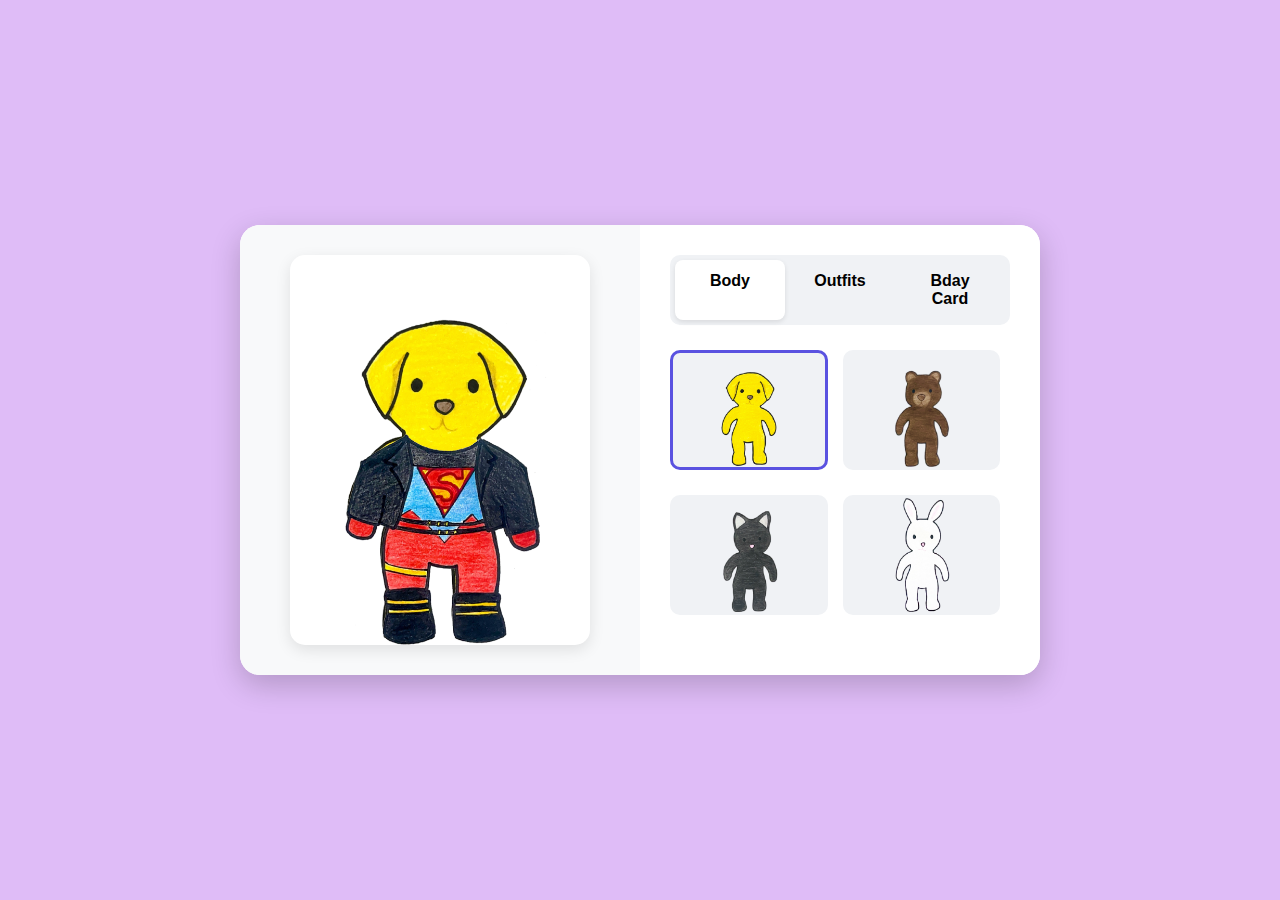
<file: index.html>
<!DOCTYPE html>
<html lang="en">

<head>
    <meta charset="UTF-8">
    <meta name="viewport" content="width=device-width, initial-scale=1.0">
    <title>happy birthday!</title>
    <link rel="stylesheet" href="https://cdnjs.cloudflare.com/ajax/libs/font-awesome/6.4.0/css/all.min.css">
    <link rel="stylesheet" href="css/style.css">
</head>

<body>
    <div class="container">
        <div class="display-area">
            <!-- <h2>idk maybe nothing here</h2> -->
            <div class="character-display">
                <div class="character-base">
                    <div class="body-layer" id="body-display"></div>
                    <div class="outfit-layer" id="outfit-display"></div>
                </div>
            </div>
        </div>

        <div class="selection-area">
            <div class="tabs">
                <div class="tab active" data-tab="body">Body</div>
                <div class="tab" data-tab="outfit">Outfits</div>
                <div class="tab" data-tab="card">Bday Card</div>
            </div>

            <!-- Body Tab Content -->
            <div class="tab-content active" id="body-content">
                <!-- <h3 class="section-title">Body Options</h3> -->
                <div class="options-grid" id="body-options">
                    <!-- Body options will be populated by JavaScript -->
                </div>
            </div>

            <!-- Outfit Tab Content -->
            <div class="tab-content" id="outfit-content">
                <!-- <h3 class="section-title">Outfit Options</h3> -->
                <div class="options-grid" id="outfit-options">
                    <!-- Outfit options will be populated by JavaScript -->
                </div>
            </div>

            <!-- Birthday Card Tab Content -->
            <div class="tab-content" id="card-content">
                <div class="birthday-content">
                    <div class="birthday-icon">
                        <i class="fas fa-birthday-cake"></i>
                    </div>
                    <p class="birthday-text">
                        Hiiii of course as always I did a little birthday letter as well. Password is the name of our
                        commune lol
                    </p>
                    <button class="btn btn-primary" id="openCardBtn">
                        <i class="fas fa-envelope"></i>
                    </button>
                </div>
            </div>
        </div>
    </div>

    <!-- Birthday Card Popup -->
    <div class="popup-overlay" id="cardPopup">
        <div class="popup-content">
            <span class="close-btn" id="closePopup">&times;</span>
            <div class="birthday-message">
                <p>Password:</p>
                <form id="passwordForm">
                    <input type="password" id="passwordInput" placeholder="Enter password" required>
                    <button type="submit" class="btn btn-primary">Submit</button>
                </form>
                <div id="cardLinkContainer"></div>
            </div>
        </div>
        <script src="js/script.js"></script>
</body>

</html>
</file>
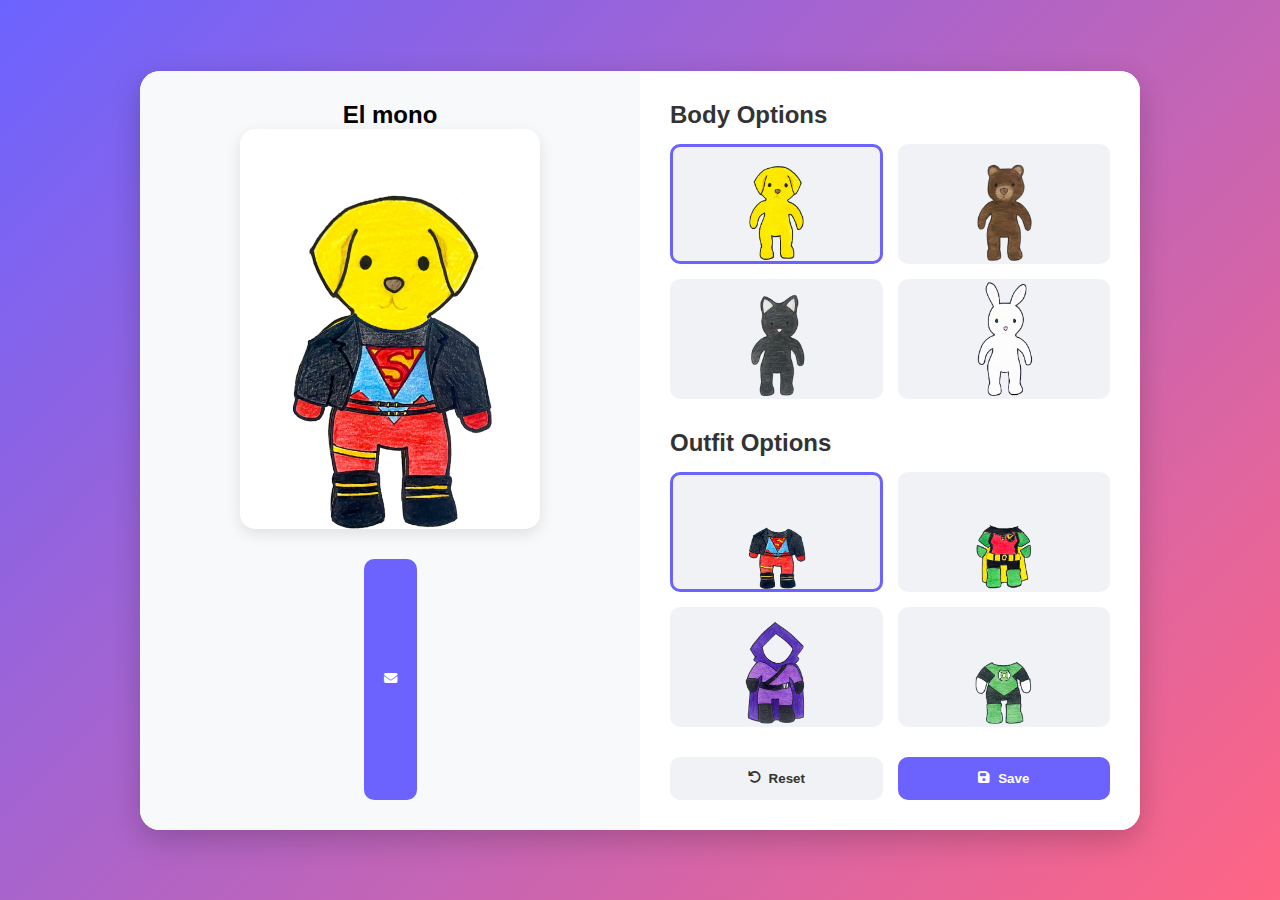
<file: try.html>
<!DOCTYPE html>
<html lang="en">
<head>
    <meta charset="UTF-8">
    <meta name="viewport" content="width=device-width, initial-scale=1.0">
    <title>Birthday Dress-Up Game</title>
    <link rel="stylesheet" href="https://cdnjs.cloudflare.com/ajax/libs/font-awesome/6.4.0/css/all.min.css">
    <style>
        * {
            margin: 0;
            padding: 0;
            box-sizing: border-box;
            font-family: 'Segoe UI', Tahoma, Geneva, Verdana, sans-serif;
        }
        
        body {
            background: linear-gradient(135deg, #6C63FF 0%, #FF6584 100%);
            min-height: 100vh;
            display: flex;
            justify-content: center;
            align-items: center;
            padding: 20px;
        }
        
        .container {
            display: flex;
            max-width: 1000px;
            width: 100%;
            background: white;
            border-radius: 20px;
            box-shadow: 0 10px 30px rgba(0, 0, 0, 0.2);
            overflow: hidden;
        }
        
        .display-area {
            flex: 1;
            padding: 30px;
            display: flex;
            flex-direction: column;
            align-items: center;
            justify-content: center;
            background: #f8f9fa;
        }
        
        .character-display {
            width: 300px;
            height: 400px;
            background: white;
            border-radius: 15px;
            box-shadow: 0 5px 15px rgba(0, 0, 0, 0.1);
            position: relative;
            overflow: hidden;
            margin-bottom: 30px;
        }
        
        .character-base {
            width: 100%;
            height: 100%;
            position: relative;
        }
        
        .body-layer, .outfit-layer {
            position: absolute;
            width: 100%;
            height: 100%;
            background-size: contain;
            background-repeat: no-repeat;
            background-position: center;
        }
        
        .selection-area {
            flex: 1;
            padding: 30px;
            background: white;
            display: flex;
            flex-direction: column;
        }
        
        .section-title {
            font-size: 1.5rem;
            margin-bottom: 15px;
            color: #333;
            font-weight: 600;
        }
        
        .options-grid {
            display: grid;
            grid-template-columns: repeat(2, 1fr);
            gap: 15px;
            margin-bottom: 30px;
        }
        
        .option {
            height: 120px;
            background: #f0f2f5;
            border-radius: 10px;
            display: flex;
            justify-content: center;
            align-items: center;
            cursor: pointer;
            transition: all 0.3s ease;
            border: 3px solid transparent;
            overflow: hidden;
        }
        
        .option:hover {
            transform: translateY(-5px);
            box-shadow: 0 5px 15px rgba(0, 0, 0, 0.1);
        }
        
        .option.selected {
            border-color: #6C63FF;
        }
        
        .option img {
            max-width: 100%;
            max-height: 100%;
            object-fit: contain;
        }
        
        .placeholder {
            font-size: 2rem;
            color: #9CA3AF;
        }
        
        .action-buttons {
            display: flex;
            gap: 15px;
            margin-top: auto;
        }
        
        .btn {
            padding: 14px 20px;
            border: none;
            border-radius: 10px;
            font-weight: 600;
            cursor: pointer;
            transition: all 0.3s ease;
            display: flex;
            align-items: center;
            gap: 8px;
            flex: 1;
            justify-content: center;
        }
        
        .btn-primary {
            background: #6C63FF;
            color: white;
        }
        
        .btn-primary:hover {
            background: #5a52e0;
            transform: translateY(-3px);
            box-shadow: 0 5px 15px rgba(108, 99, 255, 0.4);
        }
        
        .btn-secondary {
            background: #f0f2f5;
            color: #333;
        }
        
        .btn-secondary:hover {
            background: #e2e6ee;
            transform: translateY(-3px);
            box-shadow: 0 5px 15px rgba(0, 0, 0, 0.1);
        }
        
        /* Popup Styles */
        .popup-overlay {
            position: fixed;
            top: 0;
            left: 0;
            width: 100%;
            height: 100%;
            background: rgba(0, 0, 0, 0.7);
            display: none;
            justify-content: center;
            align-items: center;
            z-index: 1000;
        }
        
        .popup-content {
            background: white;
            border-radius: 20px;
            width: 90%;
            max-width: 500px;
            padding: 30px;
            position: relative;
            box-shadow: 0 10px 30px rgba(0, 0, 0, 0.3);
        }
        
        .close-btn {
            position: absolute;
            top: 15px;
            right: 20px;
            font-size: 1.5rem;
            cursor: pointer;
            color: #9CA3AF;
            transition: color 0.3s ease;
        }
        
        .close-btn:hover {
            color: #333;
        }
        
        .popup-title {
            font-size: 1.8rem;
            margin-bottom: 20px;
            color: #6C63FF;
            text-align: center;
        }
        
        .birthday-message {
            font-size: 1.1rem;
            line-height: 1.6;
            color: #555;
            margin-bottom: 25px;
            text-align: center;
        }
        
        .signature {
            text-align: right;
            font-style: italic;
            color: #777;
            margin-top: 20px;
        }
        
        @media (max-width: 768px) {
            .container {
                flex-direction: column;
            }
            
            .display-area {
                padding: 20px;
            }
            
            .character-display {
                width: 250px;
                height: 350px;
            }
        }
    </style>
</head>
<body>
    <div class="container">
        <div class="display-area">
            <h2>El mono</h2>
            <div class="character-display">
                <div class="character-base">
                    <div class="body-layer" id="body-display"></div>
                    <div class="outfit-layer" id="outfit-display"></div>
                </div>
            </div>
            <button class="btn btn-primary" id="cardBtn">
                <i class="fas fa-envelope"></i> 
            </button>
        </div>
        
        <div class="selection-area">
            <div class="section">
                <h3 class="section-title">Body Options</h3>
                <div class="options-grid" id="body-options">
                    <!-- Body options will be populated by JavaScript -->
                </div>
            </div>
            
            <div class="section">
                <h3 class="section-title">Outfit Options</h3>
                <div class="options-grid" id="outfit-options">
                    <!-- Outfit options will be populated by JavaScript -->
                </div>
            </div>
            
            <div class="action-buttons">
                <button class="btn btn-secondary" id="resetBtn">
                    <i class="fas fa-undo"></i> Reset
                </button>
                <button class="btn btn-primary" id="saveBtn">
                    <i class="fas fa-save"></i> Save
                </button>
            </div>
        </div>
    </div>
    
    <!-- Birthday Card Popup -->
    <div class="popup-overlay" id="cardPopup">
        <div class="popup-content">
            <span class="close-btn" id="closePopup">&times;</span>
            <h2 class="popup-title">Happy Birthday!</h2>
            <div class="birthday-message">
                <p>Wishing you a day filled with happiness and a year filled with joy. May all your dreams and wishes come true on this special day!</p>
                <p>You are an amazing person, and I'm so grateful to have you in my life. Enjoy your special day to the fullest!</p>
            </div>
            <div class="signature">
                <p>With love,</p>
                <p>Your Friend</p>
            </div>
        </div>
    </div>

    <script>
        document.addEventListener('DOMContentLoaded', function() {
            // Game state
            const state = {
                currentBody: 'body1',
                currentOutfit: 'outfit1'
            };
            
            // Image data - in a real implementation, these would be paths to your PNG files
            const bodyOptions = [
                { id: 'body1', name: 'Body 1', placeholder: '👤' },
                { id: 'body2', name: 'Body 2', placeholder: '👤' },
                { id: 'body3', name: 'Body 3', placeholder: '👤' },
                { id: 'body4', name: 'Body 4', placeholder: '👤' }
            ];
            
            const outfitOptions = [
                { id: 'outfit1', name: 'Outfit 1', placeholder: '👕' },
                { id: 'outfit2', name: 'Outfit 2', placeholder: '👚' },
                { id: 'outfit3', name: 'Outfit 3', placeholder: '👗' },
                { id: 'outfit4', name: 'Outfit 4', placeholder: '🥼' }
            ];
            
            // DOM Elements
            const bodyOptionsContainer = document.getElementById('body-options');
            const outfitOptionsContainer = document.getElementById('outfit-options');
            const bodyDisplay = document.getElementById('body-display');
            const outfitDisplay = document.getElementById('outfit-display');
            const resetBtn = document.getElementById('resetBtn');
            const saveBtn = document.getElementById('saveBtn');
            const cardBtn = document.getElementById('cardBtn');
            const cardPopup = document.getElementById('cardPopup');
            const closePopup = document.getElementById('closePopup');
            
            // Initialize the game
            function init() {
                // Populate body options
                bodyOptions.forEach(body => {
                    const optionElement = createOptionElement(body, 'body');
                    bodyOptionsContainer.appendChild(optionElement);
                });
                
                // Populate outfit options
                outfitOptions.forEach(outfit => {
                    const optionElement = createOptionElement(outfit, 'outfit');
                    outfitOptionsContainer.appendChild(optionElement);
                });
                
                // Set up event listeners
                resetBtn.addEventListener('click', resetSelection);
                saveBtn.addEventListener('click', saveDesign);
                cardBtn.addEventListener('click', openCardPopup);
                closePopup.addEventListener('click', closeCardPopup);
                
                // Set initial selection
                selectOption('body', 'body1');
                selectOption('outfit', 'outfit1');
            }
            
            // Create option element
            function createOptionElement(item, type) {
                const option = document.createElement('div');
                option.className = 'option';
                option.dataset.id = item.id;
                option.dataset.type = type;
                
                // In a real implementation, you would use actual image paths
                // For example: <img src="img/body1.png" alt="Body 1">
                option.innerHTML = `
                    <img src="img/${item.id}.png" alt="${item.name}">
                `;
                
                option.addEventListener('click', () => {
                    selectOption(type, item.id);
                });
                
                return option;
            }
            
            // Select an option
            function selectOption(type, id) {
                if (type === 'body') {
                    state.currentBody = id;
                    
                    // Update UI
                    document.querySelectorAll('.option[data-type="body"]').forEach(opt => {
                        opt.classList.remove('selected');
                    });
                    document.querySelector(`.option[data-type="body"][data-id="${id}"]`).classList.add('selected');
                    
                    // Update display
                    // In a real implementation, you would set the background image
                    bodyDisplay.style.backgroundImage = `url('img/${id}.png')`;
                    // bodyDisplay.innerHTML = `<div style="display:flex; justify-content:center; align-items:center; height:100%; font-size:100px;">👤</div>`;
                } else if (type === 'outfit') {
                    state.currentOutfit = id;
                    
                    // Update UI
                    document.querySelectorAll('.option[data-type="outfit"]').forEach(opt => {
                        opt.classList.remove('selected');
                    });
                    document.querySelector(`.option[data-type="outfit"][data-id="${id}"]`).classList.add('selected');
                    
                    // Update display
                    // In a real implementation, you would set the background image
                    outfitDisplay.style.backgroundImage = `url('img/${id}.png')`;
                    // outfitDisplay.innerHTML = `<div style="display:flex; justify-content:center; align-items:center; height:100%; font-size:100px;">👕</div>`;
                }
            }
            
            // Reset selection to default
            function resetSelection() {
                selectOption('body', 'body1');
                selectOption('outfit', 'outfit1');
            }
            
            // Save design (placeholder function)
            function saveDesign() {
                alert('Design saved! In a real implementation, this would save your character.');
            }
            
            // Open birthday card popup
            function openCardPopup() {
                cardPopup.style.display = 'flex';
            }
            
            // Close birthday card popup
            function closeCardPopup() {
                cardPopup.style.display = 'none';
            }
            
            // Close popup when clicking outside content
            cardPopup.addEventListener('click', function(e) {
                if (e.target === cardPopup) {
                    closeCardPopup();
                }
            });
            
            // Initialize the game
            init();
        });
    </script>
</body>
</html>
</file>
<file: css/style.css>
* {
    margin: 0;
    padding: 0;
    box-sizing: border-box;
    font-family: 'Segoe UI', Tahoma, Geneva, Verdana, sans-serif;
}

body {
    /* background: linear-gradient(135deg, #dfafff 0%, #bd83e4 100%); */
    background: #dfbcf7;
    min-height: 100vh;
    display: flex;
    justify-content: center;
    align-items: center;
    padding: 20px;
}

/* GENERAL CONTAINER */
.container {
    display: flex;
    max-width: 800px;
    width: 100%;
    height: 450px;
    background: white;
    border-radius: 20px;
    box-shadow: 0 10px 30px rgba(0, 0, 0, 0.2); /* CHANGE LATER */
    overflow: hidden;
    transition: all 0.5s ease-in-out;
}

/* ------------------- LEFT HALF OF CONTAINER ------------------- */

.display-area {
    flex: 1;
    padding: 30px;
    display: flex;
    flex-direction: column;
    align-items: center;
    justify-content: center;
    background: #f8f9fa; /* DELETE LATER */
}

/* CHARACTER IMAGE */
.character-display {
    width: 300px;
    height: 400px;
    background: white;
    border-radius: 15px;
    box-shadow: 0 5px 15px rgba(0, 0, 0, 0.1); /* DELETE LATER */
    position: relative;
    overflow: hidden;
    /* margin-bottom: 30px; */
}

/* MINI CONTAINER FOR PICTURES */
.character-base {
    width: 100%;
    height: 100%;
    position: relative;
}

/* PICTURES */
.body-layer,
.outfit-layer {
    position: absolute;
    width: 100%;
    height: 100%;
    background-size: contain;
    background-repeat: no-repeat;
    background-position: center;
}

/* ------------------- RIGHT HALF OF CONTAINER ------------------- */

.selection-area {
    flex: 1;
    padding: 30px;
    background: white;
    display: flex;
    flex-direction: column;
}

.tabs {
    display: flex;
    background: #f0f2f5;
    border-radius: 10px;
    padding: 5px;
    margin-bottom: 25px;
}

.tab {
    flex: 1;
    padding: 12px 15px;
    text-align: center;
    cursor: pointer;
    border-radius: 8px;
    font-weight: 600;
    transition: all 0.3s ease;
}

.tab-icon {
    width: 30px;
    height: 30px;
}

.tab.active {
    background: white;
    box-shadow: 0 2px 5px rgba(0, 0, 0, 0.1);
}

.tab-content {
    display: none;
    flex-direction: column;
    height: 100%;
    overflow-y: auto;
    padding-right: 10px; 
}


.tab-content.active {
    display: flex;
}

/* ------------------------------ TAB SCROLL BAR ------------------------ */

.tab-content::-webkit-scrollbar {
    width: 8px;
}

.tab-content::-webkit-scrollbar-thumb {
    background-color: #c5b7ff;
    border-radius: 10px;
}

.tab-content::-webkit-scrollbar-thumb:hover {
    background-color: #a495ff;
}

.tab-content::-webkit-scrollbar-track {
    background-color: #f0f2f5;
    border-radius: 10px;
}

.section-title {
    font-size: 1.3rem;
    margin-bottom: 15px;
    color: #333;
    font-weight: 600;
}

.options-grid {
    display: grid;
    grid-template-columns: repeat(2, 1fr);
    gap: 15px;
    margin-bottom: 20px;
    flex-grow: 1;
}

.option {
    height: 120px;
    background: #f0f2f5;
    border-radius: 10px;
    display: flex;
    justify-content: center;
    align-items: center;
    cursor: pointer;
    transition: all 0.3s ease;
    border: 3px solid transparent;
    overflow: hidden;
}

.option:hover {
    transform: translateY(-5px);
    box-shadow: 0 5px 15px rgba(0, 0, 0, 0.1);
}

.option.selected {
    border-color: #5a52e0;
}

.option img {
    max-width: 100%;
    max-height: 100%;
    object-fit: contain;
}

.placeholder {
    font-size: 2rem;
    color: #9CA3AF;
}

.birthday-content {
    text-align: center;
    padding: 20px 0;
    display: flex;
    flex-direction: column;
    align-items: center;
    justify-content: center;
}

.birthday-icon {
    font-size: 4rem;
    color: #FF6584;
    margin-bottom: 20px;
}

.birthday-text {
    font-size: 1.1rem;
    line-height: 1.6;
    color: #555;
    margin-bottom: 25px;
}

.action-buttons {
    display: flex;
    gap: 15px;
    margin-top: auto;
}

.btn {
    padding: 14px 20px;
    border: none;
    border-radius: 10px;
    font-weight: 600;
    cursor: pointer;
    transition: all 0.3s ease;
    display: flex;
    align-items: center;
    gap: 8px;
    flex: 1;
    justify-content: center;
    justify-self: center;
}

.btn-primary {
    background: #6C63FF;
    color: white;
    justify-self: center;
    margin-bottom: -10px;
}

.btn-primary:hover {
    background: #5a52e0;
    transform: translateY(-3px);
    box-shadow: 0 5px 15px rgba(108, 99, 255, 0.4);
}

.btn-secondary {
    background: #f0f2f5;
    color: #333;
}

.btn-secondary:hover {
    background: #e2e6ee;
    transform: translateY(-3px);
    box-shadow: 0 5px 15px rgba(0, 0, 0, 0.1);
}

/* ---------------------- POP UP ---------------------  */

/* Popup Styles */
.popup-overlay {
    position: fixed;
    top: 0;
    left: 0;
    width: 100%;
    height: 100%;
    background: rgba(0, 0, 0, 0.7);
    display: none;
    justify-content: center;
    align-items: center;
    z-index: 1000;
}

.popup-content {
    background: white;
    border-radius: 20px;
    width: 90%;
    max-width: 500px;
    height: auto;
    padding: 25px;
    position: relative;
    box-shadow: 0 10px 30px rgba(0, 0, 0, 0.3);
}

.close-btn {
    position: absolute;
    top: 15px;
    right: 20px;
    font-size: 1.5rem;
    cursor: pointer;
    color: #9CA3AF;
    transition: color 0.3s ease;
}

.close-btn:hover {
    color: #333;
}


.birthday-message {
    font-size: 1.1rem;
    line-height: 1.6;
    color: #555;
    margin-bottom: 25px;
    text-align: center;
}

/* ---------------------- PASSWORD ---------------------  */

#passwordForm {
    display: flex;
    flex-direction: column;
    gap: 20px;
    align-items: center;
    margin-top: 20px;
}

#passwordInput {
    padding: 10px;
    width: 80%;
    border: 2px solid #ddd;
    border-radius: 10px;
    font-size: 1rem;
    text-align: center;
}

#cardLinkContainer a {
    display: inline-block;
    margin-top: 20px;
    color: #6C63FF;
    font-weight: bold;
    text-decoration: none;
}

#cardLinkContainer a:hover {
    text-decoration: underline;
}


@media (max-width: 768px) {
    .container {
        flex-direction: column;
    }

    .display-area {
        padding: 20px;
    }

    .character-display {
        width: 250px;
        height: 350px;
    }
}

/* ----------------------- MOBILE FIXES BRUH -------------------------- */
@media (max-width: 820px) {
    body {
        align-items: flex-start; /* stop vertical centering */
        overflow-y: auto; /* enable scrolling */
    }

    .container {
        flex-direction: column; /* stack display + selection vertically */
        height: auto; /* allow height to grow naturally */
        margin-top: 20px;
        margin-bottom: 20px;
    }

    .display-area, 
    .selection-area {
        padding: 20px;
    }

    .tab-content {
        max-height: 400px; /* scroll only inside tabs */
        overflow-y: auto;
    }
}

@media (max-width: 480px) {
    .container {
        box-shadow: none;
        border-radius: 10px;
    }
}

.display-area,
.selection-area {
    transition: all 0.5s ease-in-out;
}
</file>
